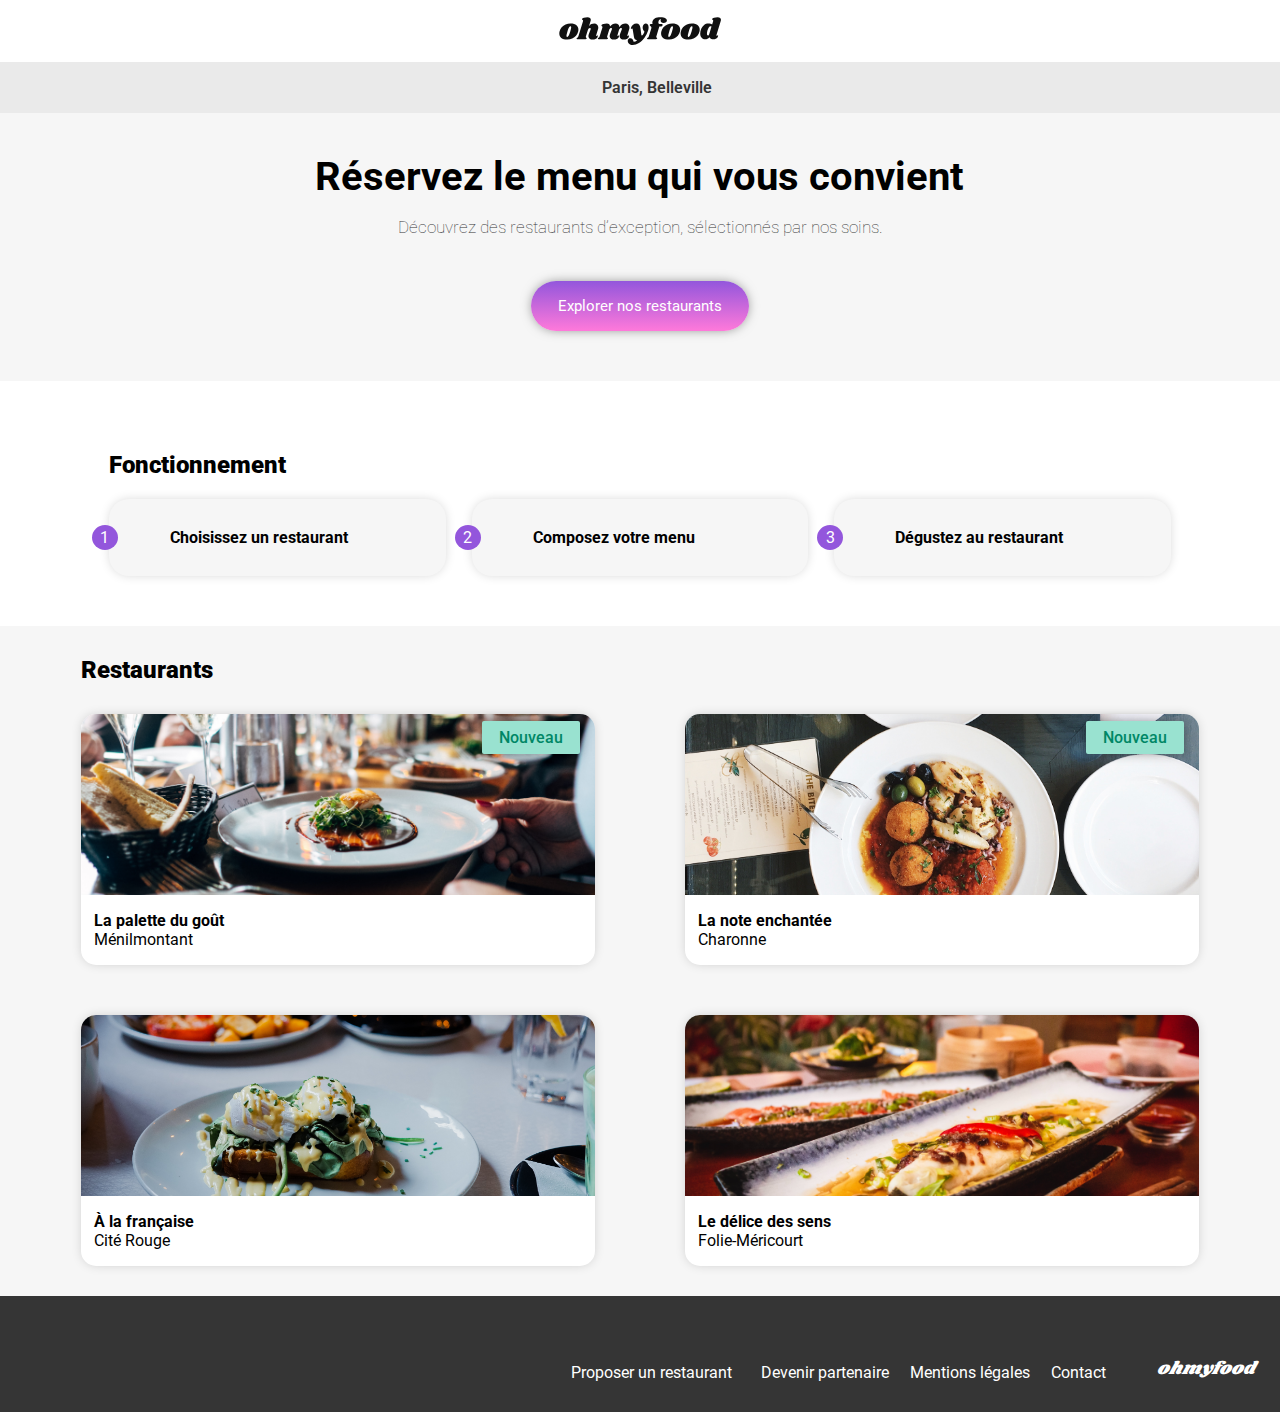
<file: index.html>
<!DOCTYPE html>
<html lang="fr">

<head>
    <meta charset="UTF-8">
    <meta name="viewport" content="width=device-width, initial-scale=1.0">
    <link rel="preconnect" href="https://fonts.googleapis.com">
    <link rel="preconnect" href="https://fonts.gstatic.com" crossorigin>
    <link href="https://fonts.googleapis.com/css2?family=Roboto&display=swap" rel="stylesheet">
    <link href="https://fonts.googleapis.com/css2?family=Shrikhand&display=swap" rel="stylesheet">
    <link rel="stylesheet" href="https://cdnjs.cloudflare.com/ajax/libs/font-awesome/6.4.0/css/all.min.css"
        integrity="sha512-iecdLmaskl7CVkqkXNQ/ZH/XLlvWZOJyj7Yy7tcenmpD1ypASozpmT/E0iPtmFIB46ZmdtAc9eNBvH0H/ZpiBw=="
        crossorigin="anonymous" referrerpolicy="no-referrer" />
    <link rel="stylesheet" href="style/sass/main.css">
    <title>Acceuil ohmyfood</title>
</head>

<body>
    <!-- Loader -->
    <div class="loader">
        <div 
            class="loader__container"><span class="loader__circle"></span>
        </div>
    </div>

    <!-- header -->
    <header class="header">
        <img class="header__logo" src="images/logo/ohmyfood@2x.svg" alt="logo OhMyFood">
    </header>
    
    <!-- Contenu pricipal -->
    <main>
        <!-- Parti location -->
        <div class="location">
            <i class="location__item fa-solid fa-location-dot"></i>
            <p class="location__text">Paris, Belleville</p>
        </div>
        <section class="reservation">
            <h1 class="reservation__title">Réservez le menu qui vous convient</h1>
            <p class="reservation__text">Découvrez des restaurants d’exception, sélectionnés par nos soins.</p>
                <form class="reservation__btn">
                    <input type="button" class="btn" value="Explorer nos restaurants" onclick="window.location.href='#restaurants'" />
                </form>
        </section>
        <!-- Section Fonctionnement -->
        <section class="steps">
            <div class="steps__content">
                <h2 class="steps__title">Fonctionnement</h2>
                <ol class="steps__cards">
                    <li class="steps__items">
                        <div class="steps__card">
                            <div class="steps__circle">1</div>
                            <i class="steps__icon fa-solid fa-mobile-screen-button"></i>
                            <h3 class="steps__text">Choisissez un restaurant</h3>
                        </div>
                    </li>
                    <li class="steps__items">
                        <div class="steps__card">
                            <div class="steps__circle">2</div>
                            <i class="steps__icon fa-solid fa-list-ul"></i>
                            <h3 class="steps__text">Composez votre menu</h3>
                        </div>
                    </li>
                    <li class="steps__items">
                        <div class="steps__card">
                            <div class="steps__circle">3</div>
                            <i class="steps__icon fa-solid fa-store"></i>
                            <h3 class="steps__text">Dégustez au restaurant</h3>
                        </div>
                    </li>
                </ol>
            </div>
        </section>

        <!-- Section Restaurants  -->
        <section id="restaurants" class="resto">
            <div class="resto__main">
                <h2>Restaurants</h2>
                <div class="resto__cards">

                    <article class="card">
                        <a href="la-palette-du-goût.html" class="card__link">
                            <span class="new">Nouveau</span>
                            <img class="card__photo" src="images/restaurants/jay-wennington-N_Y88TWmGwA-unsplash.jpg"
                                alt="photo du menu La palette du goût">
                            <div class="card__content">
                                <div class="card__text">

                                    <h3>La palette du goût</h3>
                                    <p>Ménilmontant</p>

                                </div>

                            </div>
                        </a>
                        <div class="item-like-home">
                            <i class="heart-empty fa-regular fa-heart"></i>
                            <i class="heart-full fa-solid fa-heart"></i>
                        </div>
                    </article>

                    <article class="card">
                        <a href="la-note-enchantée.html" class="card__link">
                            <span class="new">Nouveau</span>
                            <img class="card__photo" src="images/restaurants/stil-u2Lp8tXIcjw-unsplash.jpg"
                                alt="photo du menu La note enchantée">
                            <div class="card__content">
                                <div class="card__text">
                                    <h3>La note enchantée</h3>
                                    <p>Charonne</p>

                                </div>

                            </div>
                        </a>
                        <div class="item-like-home">
                            <i class="heart-empty fa-regular fa-heart"></i>
                            <i class="heart-full fa-solid fa-heart"></i>
                        </div>
                    </article>

                    <article class="card">
                        <a href="a-la-française.html" class="card__link">
                            <img class="card__photo" src="images/restaurants/toa-heftiba-DQKerTsQwi0-unsplash.jpg"
                                alt="photo du menu La palette du goût">
                            <div class="card__content">
                                <div class="card__text">

                                    <h3>À la française</h3>
                                    <p>Cité Rouge</p>

                                </div>

                            </div>
                        </a>
                        <div class="item-like-home">
                            <i class="heart-empty fa-regular fa-heart"></i>
                            <i class="heart-full fa-solid fa-heart"></i>
                        </div>
                    </article>

                    <article class="card">
                        <a href="le-délice-des-sens.html" class="card__link">
                            <img class="card__photo"
                                src="images/restaurants/louis-hansel-shotsoflouis-qNBGVyOCY8Q-unsplash.jpg"
                                alt="photo du menu Le délice des sens">
                            <div class="card__content">
                                <div class="card__text">
                                    <h3>Le délice des sens</h3>
                                    <p>Folie-Méricourt</p>

                                </div>

                            </div>
                        </a>
                        <div class="item-like-home">
                            <i class="heart-empty fa-regular fa-heart"></i>
                            <i class="heart-full fa-solid fa-heart"></i>
                        </div>
                    </article>
                </div>
            </div>


        </section>
    </main>

    <!-- Partie footer -->
    <footer class="footer">
        <div class="footer__content">
            <h2>ohmyfood</h2>
            <ul>
                <li class="footer__nav">
                    <i class="fa-solid fa-utensils"></i>
                    <a class="nav__link" href="#">Proposer un restaurant</a>
                </li>
                <li class="footer__nav">
                    <i class="fa-solid fa-handshake-angle"></i>
                    <a class="nav__link" href="#">Devenir partenaire</a>
                </li>
                <li class="footer__nav">
                    <a class="nav__link" href="#">Mentions légales</a>
                </li>
                <li class="footer__nav">
                    <a class="nav__link" href="#">Contact</a>
                </li>
            </ul>
        </div>
    </footer>
</body>

</html>
</file>
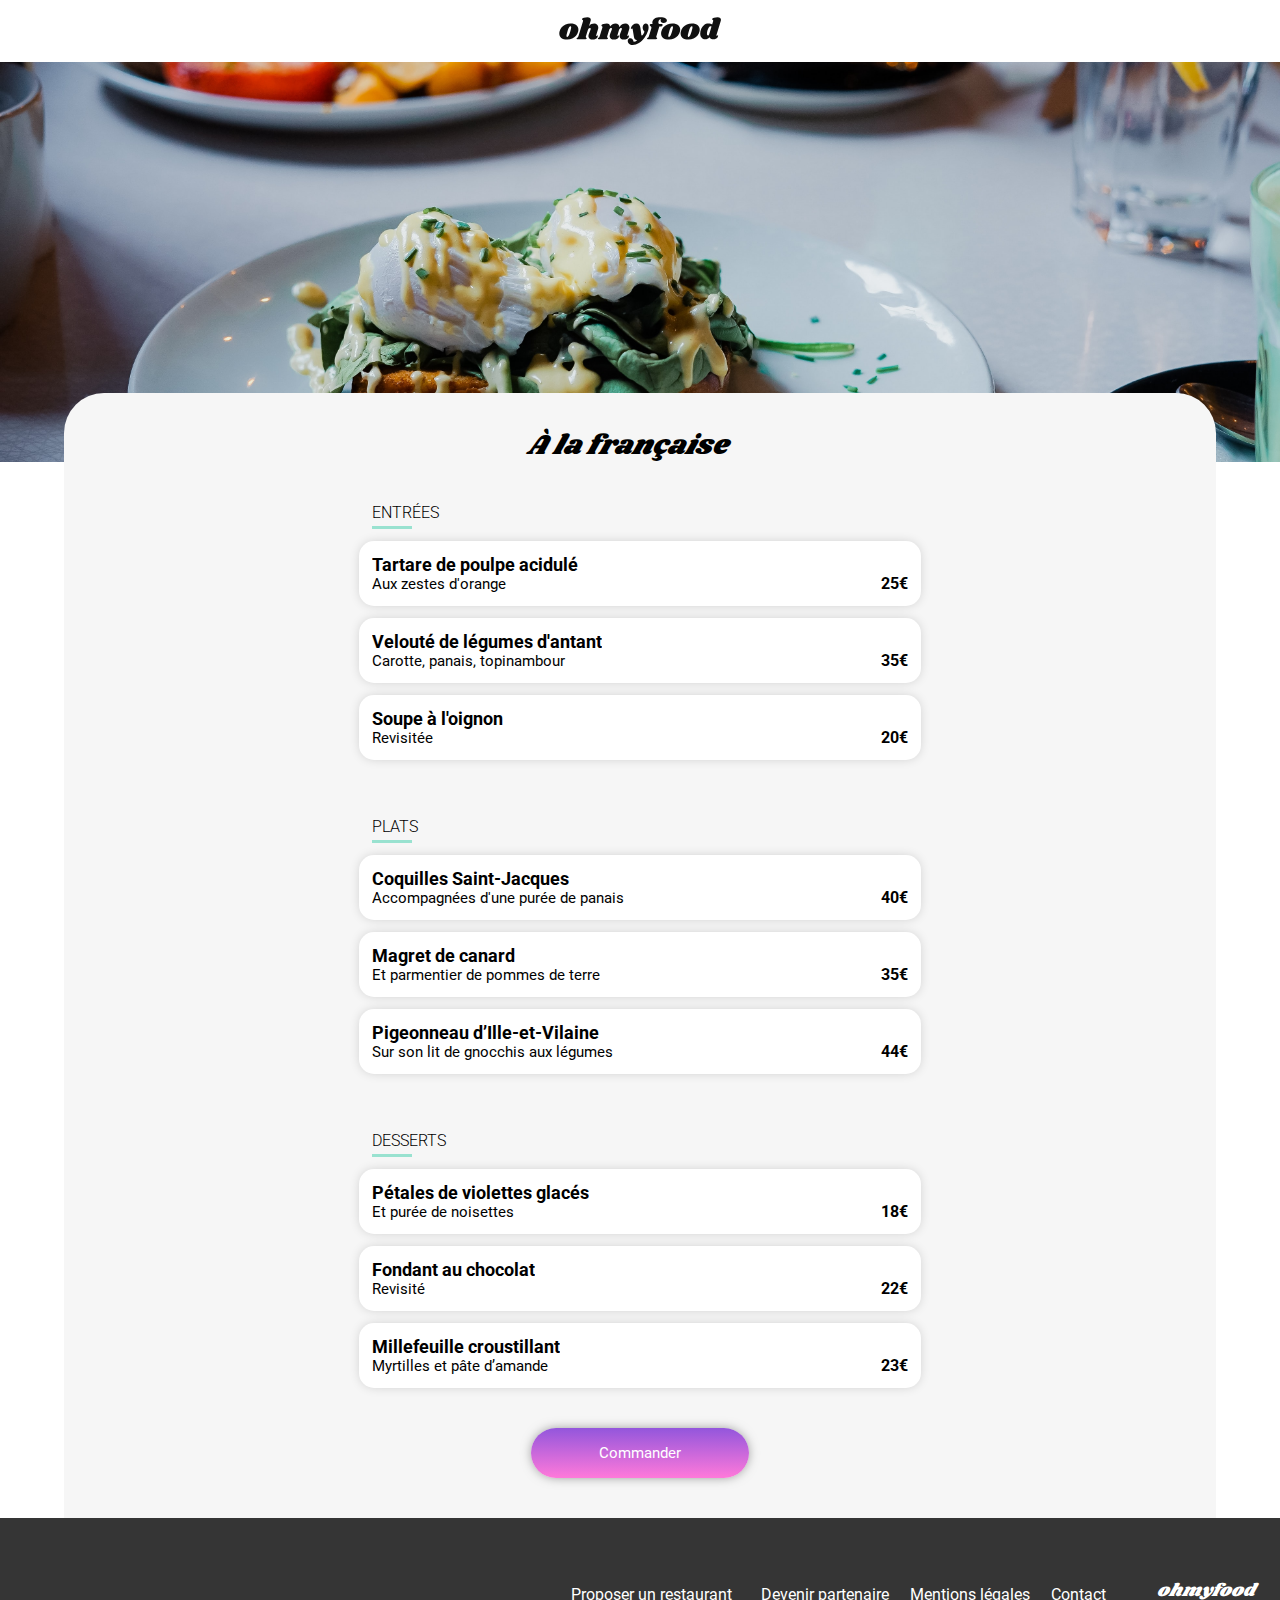
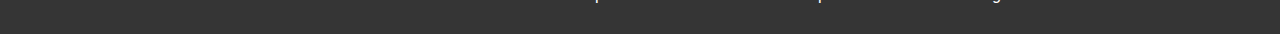
<file: a-la-française.html>
<!DOCTYPE html>
<html lang="fr">

<head>
    <meta charset="UTF-8">
    <meta name="viewport" content="width=device-width, initial-scale=1.0">
    <link rel="preconnect" href="https://fonts.googleapis.com">
    <link rel="preconnect" href="https://fonts.gstatic.com" crossorigin>
    <link href="https://fonts.googleapis.com/css2?family=Roboto&display=swap" rel="stylesheet">
    <link href="https://fonts.googleapis.com/css2?family=Shrikhand&display=swap" rel="stylesheet">
    <link rel="stylesheet" href="https://cdnjs.cloudflare.com/ajax/libs/font-awesome/6.4.0/css/all.min.css"
        integrity="sha512-iecdLmaskl7CVkqkXNQ/ZH/XLlvWZOJyj7Yy7tcenmpD1ypASozpmT/E0iPtmFIB46ZmdtAc9eNBvH0H/ZpiBw=="
        crossorigin="anonymous" referrerpolicy="no-referrer" />
    <link rel="stylesheet" href="style/sass/main.css">
    <title>menu À la française</title>
</head>

<body>
    <!-- Loader -->
    <div class="loader">
        <div 
            class="loader__container"><span class="loader__circle"></span>
        </div>
    </div>

    <!-- header -->
    <header class="header">
        <a href="index.html" class="header__back">
            <i class="back fa-solid fa-arrow-left"></i>
        </a>
        <img class="header__logo" src="images/logo/ohmyfood@2x.svg" alt="logo OhMyFood">
    </header>

    <!-- Banner -->
    <div>
        <img class="banner" src="images/restaurants/toa-heftiba-DQKerTsQwi0-unsplash.jpg"
            alt="menu la palette du goût">
    </div>

    <!-- Contenu pricipal carte menu -->
    <main class="main">

        <section class="menu">
            <div class="menu__top">
                <h1 class="menu-title">À la française</h1>
                <div class="item-like">
                    <i class="heart-empty fa-regular fa-heart"></i>
                    <i class="heart-full fa-solid fa-heart"></i>
                </div>
            </div>
            <div class="menu__content">
                <div class="subtitle">
                    <h2>Entrées</h2>
                </div>
                <div class="menu-cards">
                    <article class="meal">
                        <div class="meal__content">
                            <h3>Tartare de poulpe acidulé</h3>
                            <p>Aux zestes d'orange</p>
                        </div>
                        <div class="euro">
                            <p><span>25€</span></p>
                        </div>
                        <div class="meal__check"><i class="item-check fa-solid fa-circle-check"></i></div>
                    </article>

                    <article class="meal">
                        <div class="meal__content">
                            <h3>Velouté de légumes d'antant</h3>
                            <p>Carotte, panais, topinambour</p>
                        </div>
                        <div class="euro">
                            <p><span>35€</span></p>
                        </div>
                        <div class="meal__check"><i class="item-check fa-solid fa-circle-check"></i></div>
                    </article>

                    <article class="meal">
                        <div class="meal__content">
                            <h3>Soupe à l'oignon</h3>
                            <p>Revisitée</p>
                        </div>
                        <div class="euro">
                            <p><span>20€</span></p>
                        </div>
                        <div class="meal__check"><i class="item-check fa-solid fa-circle-check"></i></div>
                    </article>
                </div>
            </div>
            <div class="menu__content">
                <div class="subtitle">
                    <h2>Plats</h2>
                </div>
                <div class="menu-cards">
                    <article class="meal">
                        <div class="meal__content">
                            <h3>Coquilles Saint-Jacques</h3>
                            <p>Accompagnées d'une purée de panais</p>
                        </div>
                        <div class="euro">
                            <p><span>40€</span></p>
                        </div>
                        <div class="meal__check"><i class="item-check fa-solid fa-circle-check"></i></div>
                    </article>

                    <article class="meal">
                        <div class="meal__content">
                            <h3>Magret de canard</h3>
                            <p>Et parmentier de pommes de terre</p>
                        </div>
                        <div class="euro">
                            <p><span>35€</span></p>
                        </div>
                        <div class="meal__check"><i class="item-check fa-solid fa-circle-check"></i></div>
                    </article>

                    <article class="meal">
                        <div class="meal__content">
                            <h3>Pigeonneau d’Ille-et-Vilaine</h3>
                            <p>Sur son lit de gnocchis aux légumes</p>
                        </div>
                        <div class="euro">
                            <p><span>44€</span></p>
                        </div>
                        <div class="meal__check"><i class="item-check fa-solid fa-circle-check"></i></div>
                    </article>
                </div>
            </div>
            <div class="menu__content">
                <div class="subtitle">
                    <h2>Desserts</h2>
                </div>
                <div class="menu-cards">
                    <article class="meal">
                        <div class="meal__content">
                            <h3>Pétales de violettes glacés</h3>
                            <p>Et purée de noisettes</p>
                        </div>
                        <div class="euro">
                            <p><span>18€</span></p>
                        </div>
                        <div class="meal__check"><i class="item-check fa-solid fa-circle-check"></i></div>
                    </article>

                    <article class="meal">
                        <div class="meal__content">
                            <h3>Fondant au chocolat</h3>
                            <p>Revisité</p>
                        </div>
                        <div class="euro">
                            <p><span>22€</span></p>
                        </div>
                        <div class="meal__check"><i class="item-check fa-solid fa-circle-check"></i></div>
                    </article>

                    <article class="meal">
                        <div class="meal__content">
                            <h3>Millefeuille croustillant</h3>
                            <p>Myrtilles et pâte d’amande</p>
                        </div>
                        <div class="euro">
                            <p><span>23€</span></p>
                        </div>
                        <div class="meal__check"><i class="item-check fa-solid fa-circle-check"></i></div>
                    </article>
                </div>
            </div>
            <!-- Partie bouton commande -->
            <div class="command">
                <form class="command__btn">
                    <input type="button" class="btn" value="Commander"/>
                </form>
            </div>
        </section>
    </main>

    <!-- Partie footer -->
    <footer class="footer">
        <div class="footer__content">
            <h2>ohmyfood</h2>
            <ul>
                <li class="footer__nav">
                    <i class="fa-solid fa-utensils"></i>
                    <a class="nav__link" href="#">Proposer un restaurant</a>
                </li>
                <li class="footer__nav">
                    <i class="fa-solid fa-handshake-angle"></i>
                    <a class="nav__link" href="#">Devenir partenaire</a>
                </li>
                <li class="footer__nav">
                    <a class="nav__link" href="#">Mentions légales</a>
                </li>
                <li class="footer__nav">
                    <a class="nav__link" href="#">Contact</a>
                </li>
            </ul>
        </div>
    </footer>

</body>

</html>
</file>
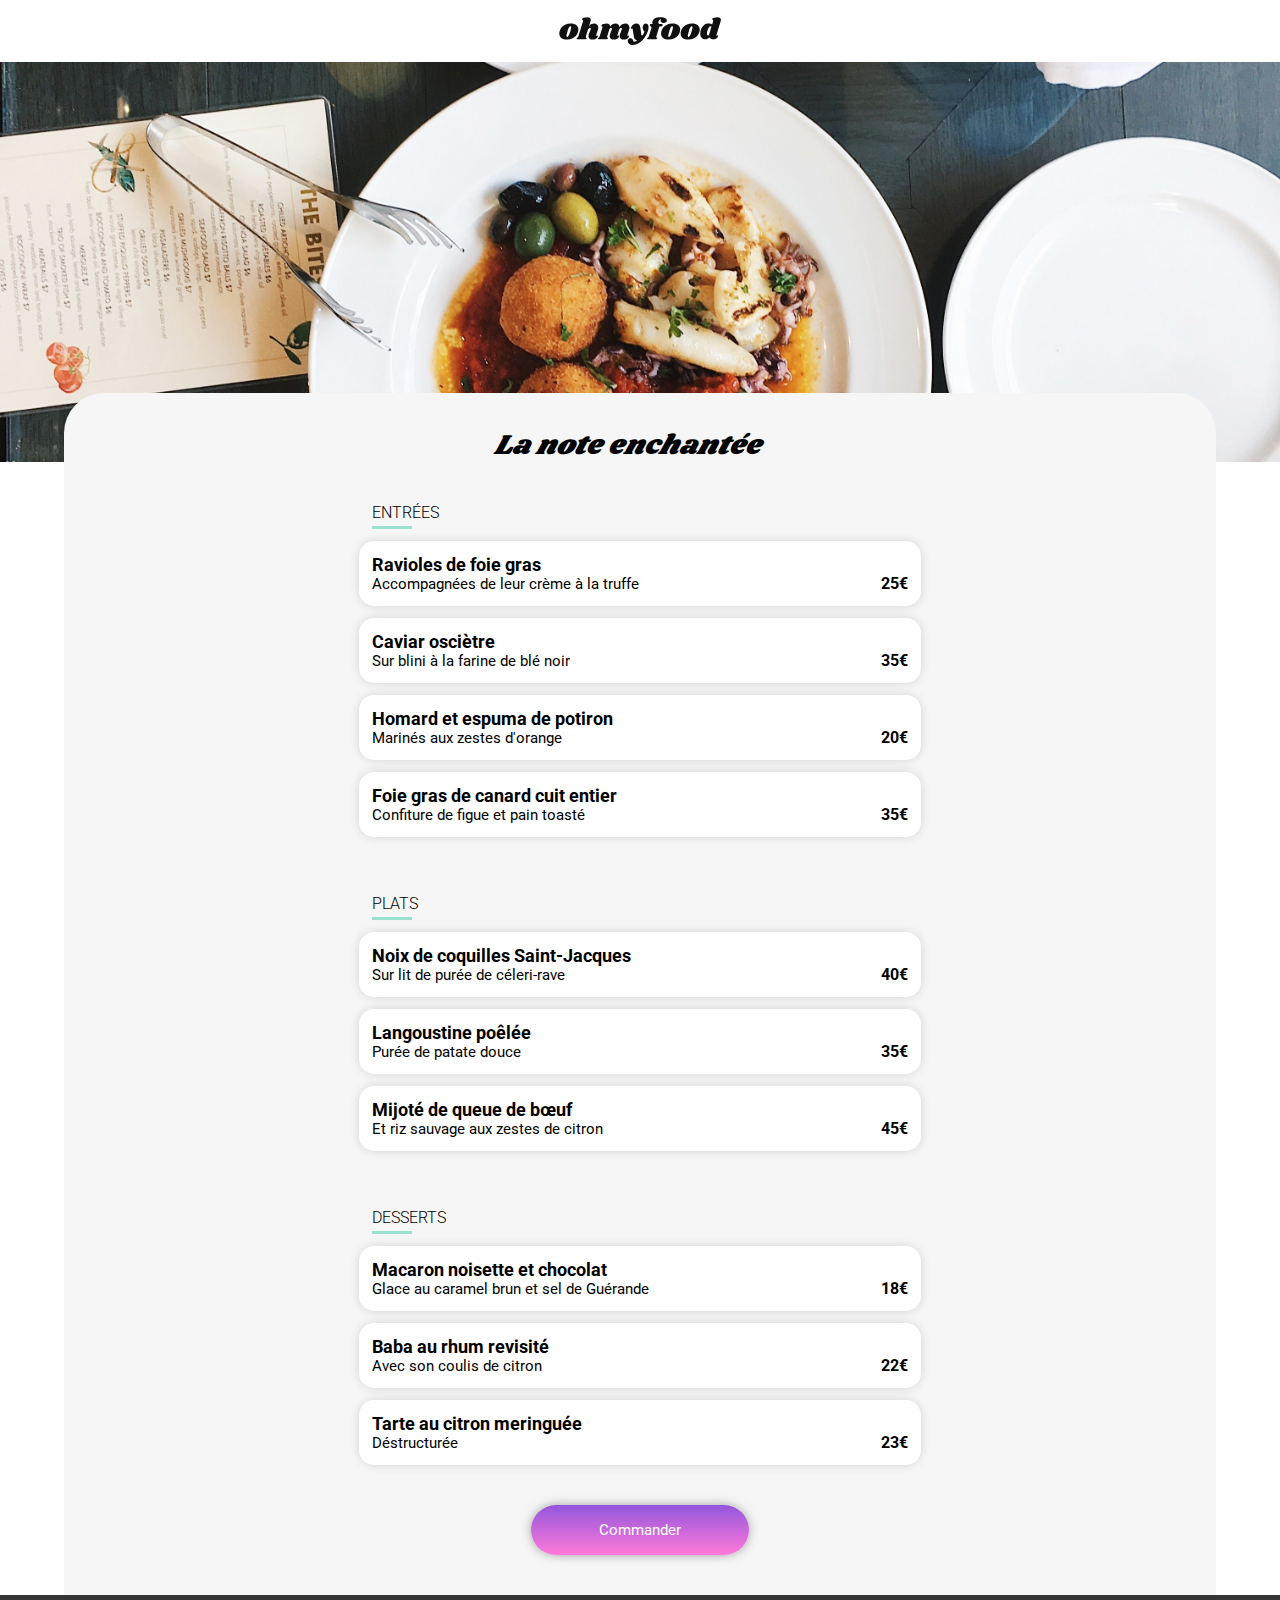
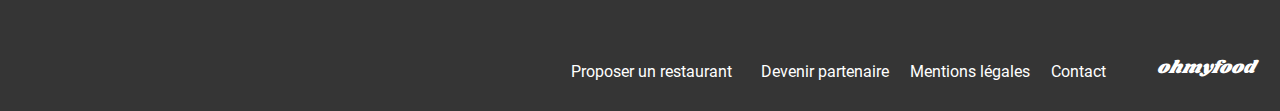
<file: la-note-enchantée.html>
<!DOCTYPE html>
<html lang="fr">

<head>
    <meta charset="UTF-8">
    <meta name="viewport" content="width=device-width, initial-scale=1.0">
    <link rel="preconnect" href="https://fonts.googleapis.com">
    <link rel="preconnect" href="https://fonts.gstatic.com" crossorigin>
    <link href="https://fonts.googleapis.com/css2?family=Roboto&display=swap" rel="stylesheet">
    <link href="https://fonts.googleapis.com/css2?family=Shrikhand&display=swap" rel="stylesheet">
    <link rel="stylesheet" href="https://cdnjs.cloudflare.com/ajax/libs/font-awesome/6.4.0/css/all.min.css"
        integrity="sha512-iecdLmaskl7CVkqkXNQ/ZH/XLlvWZOJyj7Yy7tcenmpD1ypASozpmT/E0iPtmFIB46ZmdtAc9eNBvH0H/ZpiBw=="
        crossorigin="anonymous" referrerpolicy="no-referrer" />
    <link rel="stylesheet" href="style/sass/main.css">
    <title>menu La note enchantée</title>
</head>

<body>
    <!-- Loader -->
    <div class="loader">
        <div 
            class="loader__container"><span class="loader__circle"></span>
        </div>
    </div>

    <!-- header -->
    <header class="header">
        <a href="index.html" class="header__back">
            <i class="back fa-solid fa-arrow-left"></i>
        </a>
        <img class="header__logo" src="images/logo/ohmyfood@2x.svg" alt="logo OhMyFood">
    </header>

    <!-- Banner -->
    <div>
        <img class="banner" src="images/restaurants/stil-u2Lp8tXIcjw-unsplash.jpg"
            alt="menu la palette du goût">
    </div>

    <!-- Contenu pricipal carte menu -->
    <main class="main">
        <section class="menu">
            <div class="menu__top">
                <h1 class="menu-title">La note enchantée</h1>
                <div class="item-like">
                    <i class="heart-empty fa-regular fa-heart"></i>
                    <i class="heart-full fa-solid fa-heart"></i>
                </div>
            </div>
            <div class="menu__content">
                <div class="subtitle">
                    <h2>Entrées</h2>
                </div>
                <div class="menu-cards">
                    <article class="meal">
                        <div class="meal__content">
                            <h3>Ravioles de foie gras</h3>
                            <p>Accompagnées de leur crème à la truffe</p>
                        </div>
                        <div class="euro">
                            <p><span>25€</span></p>
                        </div>
                        <div class="meal__check"><i class="item-check fa-solid fa-circle-check"></i></div>
                    </article>

                    <article class="meal">
                        <div class="meal__content">
                            <h3>Caviar osciètre</h3>
                            <p>Sur blini à la farine de blé noir</p>
                        </div>
                        <div class="euro">
                            <p><span>35€</span></p>
                        </div>
                        <div class="meal__check"><i class="item-check fa-solid fa-circle-check"></i></div>
                    </article>

                    <article class="meal">
                        <div class="meal__content">
                            <h3>Homard et espuma de potiron</h3>
                            <p>Marinés aux zestes d'orange</p>
                        </div>
                        <div class="euro">
                            <p><span>20€</span></p>
                        </div>
                        <div class="meal__check"><i class="item-check fa-solid fa-circle-check"></i></div>
                    </article>

                    <article class="meal">
                        <div class="meal__content">
                            <h3>Foie gras de canard cuit entier</h3>
                            <p>Confiture de figue et pain toasté</p>
                        </div>
                        <div class="euro">
                            <p><span>35€</span></p>
                        </div>
                        <div class="meal__check"><i class="item-check fa-solid fa-circle-check"></i></div>
                    </article>
                </div>
            </div>
            <div class="menu__content">
                <div class="subtitle">
                    <h2>Plats</h2>
                </div>
                <div class="menu-cards">
                    <article class="meal">
                        <div class="meal__content">
                            <h3>Noix de coquilles Saint-Jacques</h3>
                            <p>Sur lit de purée de céleri-rave</p>
                        </div>
                        <div class="euro">
                            <p><span>40€</span></p>
                        </div>
                        <div class="meal__check"><i class="item-check fa-solid fa-circle-check"></i></div>
                    </article>

                    <article class="meal">
                        <div class="meal__content">
                            <h3>Langoustine poêlée</h3>
                            <p>Purée de patate douce</p>
                        </div>
                        <div class="euro">
                            <p><span>35€</span></p>
                        </div>
                        <div class="meal__check"><i class="item-check fa-solid fa-circle-check"></i></div>
                    </article>

                    <article class="meal">
                        <div class="meal__content">
                            <h3>Mijoté de queue de bœuf </h3>
                            <p>Et riz sauvage aux zestes de citron</p>
                        </div>
                        <div class="euro">
                            <p><span>45€</span></p>
                        </div>
                        <div class="meal__check"><i class="item-check fa-solid fa-circle-check"></i></div>
                    </article>
                </div>
            </div>
            <div class="menu__content">
                <div class="subtitle">
                    <h2>Desserts</h2>
                </div>
                <div class="menu-cards">
                    <article class="meal">
                        <div class="meal__content">
                            <h3>Macaron noisette et chocolat</h3>
                            <p>Glace au caramel brun et sel de Guérande</p>
                        </div>
                        <div class="euro">
                            <p><span>18€</span></p>
                        </div>
                        <div class="meal__check"><i class="item-check fa-solid fa-circle-check"></i></div>
                    </article>

                    <article class="meal">
                        <div class="meal__content">
                            <h3>Baba au rhum revisité</h3>
                            <p>Avec son coulis de citron</p>
                        </div>
                        <div class="euro">
                            <p><span>22€</span></p>
                        </div>
                        <div class="meal__check"><i class="item-check fa-solid fa-circle-check"></i></div>
                    </article>

                    <article class="meal">
                        <div class="meal__content">
                            <h3>Tarte au citron meringuée</h3>
                            <p>Déstructurée</p>
                        </div>
                        <div class="euro">
                            <p><span>23€</span></p>
                        </div>
                        <div class="meal__check"><i class="item-check fa-solid fa-circle-check"></i></div>
                    </article>
                </div>
            </div>
            <!-- Partie bouton commande -->
            <div class="command">
                <form class="command__btn">
                    <input type="button" class="btn" value="Commander"/>
                </form>
            </div>
        </section>
    </main>

    <!-- Partie footer -->
    <footer class="footer">
        <div class="footer__content">
            <h2>ohmyfood</h2>
            <ul>
                <li class="footer__nav">
                    <i class="fa-solid fa-utensils"></i>
                    <a class="nav__link" href="#">Proposer un restaurant</a>
                </li>
                <li class="footer__nav">
                    <i class="fa-solid fa-handshake-angle"></i>
                    <a class="nav__link" href="#">Devenir partenaire</a>
                </li>
                <li class="footer__nav">
                    <a class="nav__link" href="#">Mentions légales</a>
                </li>
                <li class="footer__nav">
                    <a class="nav__link" href="#">Contact</a>
                </li>
            </ul>
        </div>
    </footer>

</body>

</html>
</file>
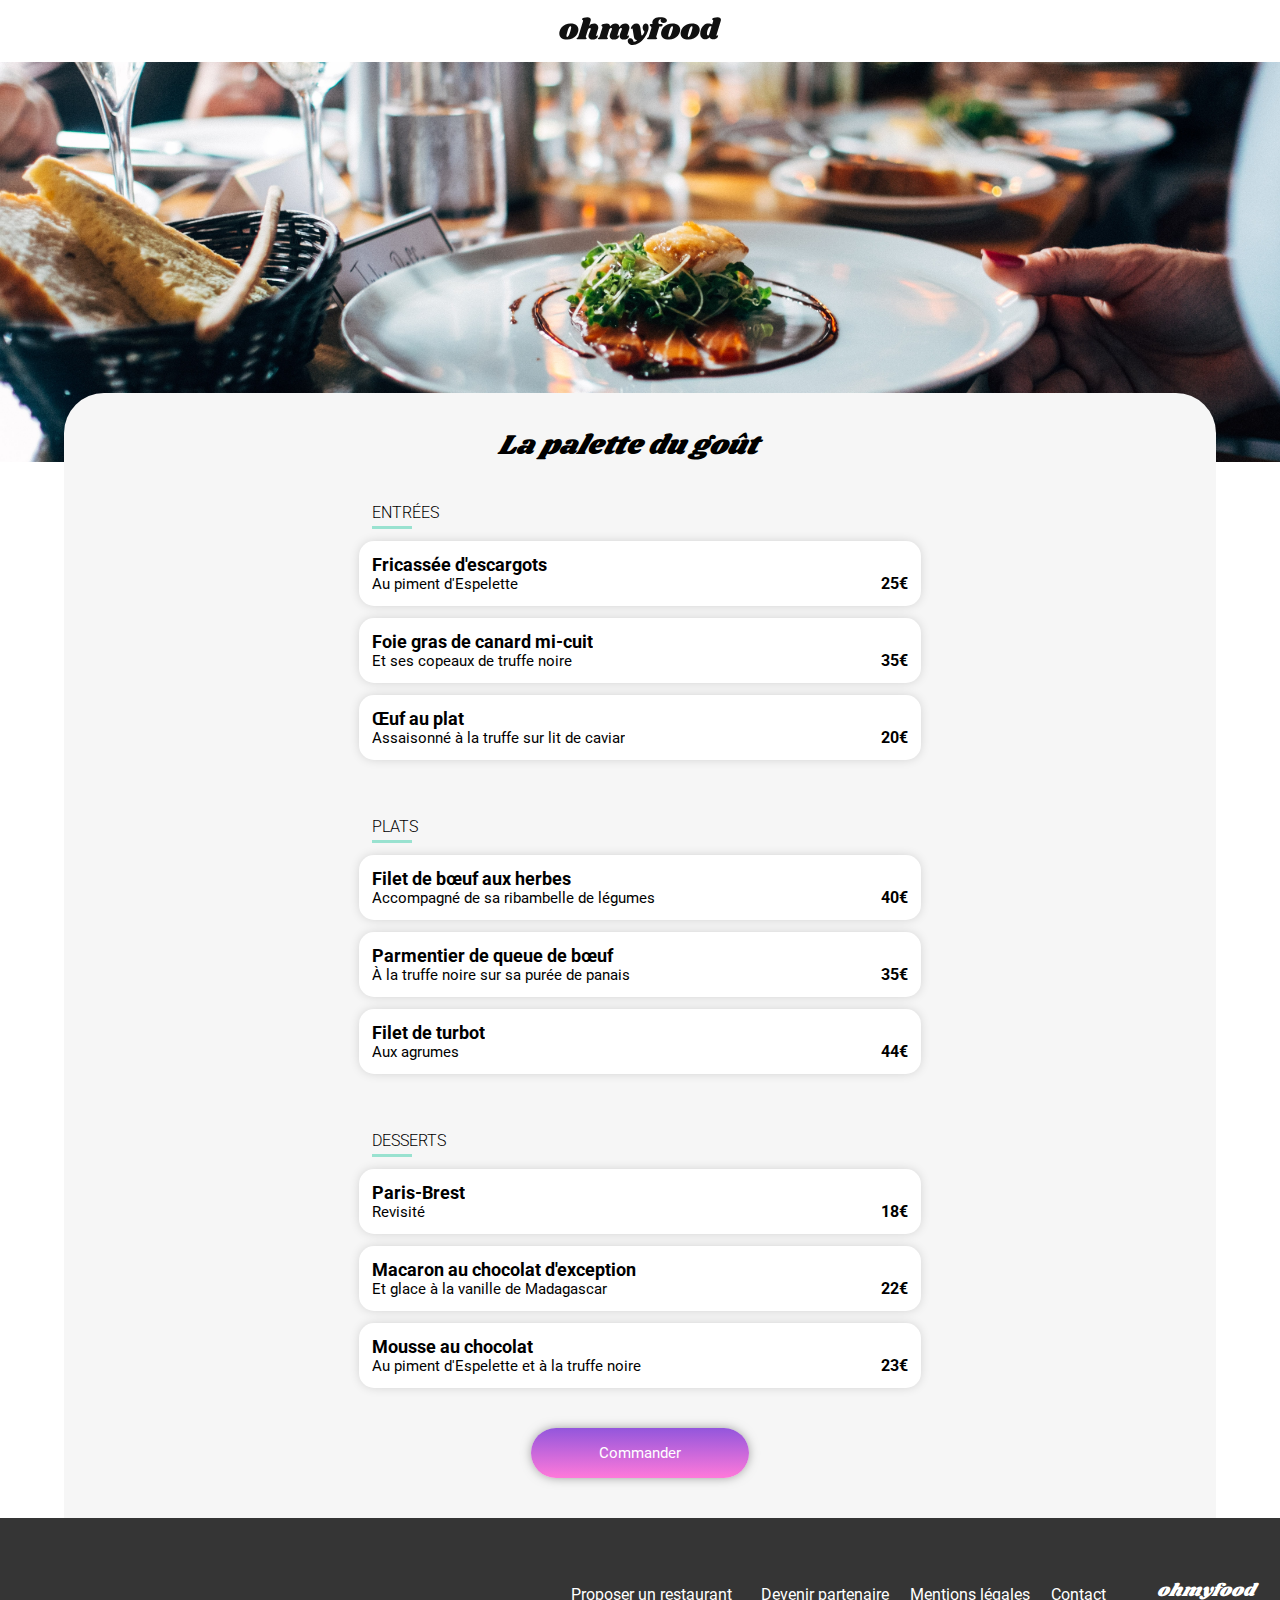
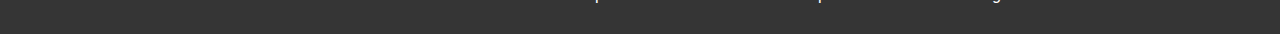
<file: la-palette-du-goût.html>
<!DOCTYPE html>
<html lang="fr">

<head>
    <meta charset="UTF-8">
    <meta name="viewport" content="width=device-width, initial-scale=1.0">
    <link rel="preconnect" href="https://fonts.googleapis.com">
    <link rel="preconnect" href="https://fonts.gstatic.com" crossorigin>
    <link href="https://fonts.googleapis.com/css2?family=Roboto&display=swap" rel="stylesheet">
    <link href="https://fonts.googleapis.com/css2?family=Shrikhand&display=swap" rel="stylesheet">
    <link rel="stylesheet" href="https://cdnjs.cloudflare.com/ajax/libs/font-awesome/6.4.0/css/all.min.css"
        integrity="sha512-iecdLmaskl7CVkqkXNQ/ZH/XLlvWZOJyj7Yy7tcenmpD1ypASozpmT/E0iPtmFIB46ZmdtAc9eNBvH0H/ZpiBw=="
        crossorigin="anonymous" referrerpolicy="no-referrer" />
    <link rel="stylesheet" href="style/sass/main.css">
    <title>menu La palette du goût</title>
</head>

<body>
    <!-- Loader -->
    <div class="loader">
        <div 
            class="loader__container"><span class="loader__circle"></span>
        </div>
    </div>
    <!-- header -->
    <header class="header">
        <a href="index.html" class="header__back">
            <i class="back fa-solid fa-arrow-left"></i>
        </a>
        <img class="header__logo" src="images/logo/ohmyfood@2x.svg" alt="logo OhMyFood">
    </header>

    <!-- Banner -->
    <div>
        <img class="banner" src="images/restaurants/jay-wennington-N_Y88TWmGwA-unsplash.jpg"
            alt="menu la palette du goût">
    </div>

    <!-- Contenu pricipal carte menu -->
    <main class="main">
        <section class="menu">
            <div class="menu__top">
                <h1 class="menu-title">La palette du goût</h1>
                <div class="item-like">
                    <i class="heart-empty fa-regular fa-heart"></i>
                    <i class="heart-full fa-solid fa-heart"></i>
                </div>
            </div>
            <div class="menu__content">
                <div class="subtitle">
                    <h2>Entrées</h2>
                </div>
                <div class="menu-cards">
                    <article class="meal">
                        <div class="meal__content">
                            <h3>Fricassée d'escargots</h3>
                            <p>Au piment d'Espelette</p>
                        </div>
                        <div class="euro">
                            <p><span>25€</span></p>
                        </div>
                        <div class="meal__check"><i class="item-check fa-solid fa-circle-check"></i></div>
                    </article>

                    <article class="meal">
                        <div class="meal__content">
                            <h3>Foie gras de canard mi-cuit</h3>
                            <p>Et ses copeaux de truffe noire</p>
                        </div>
                        <div class="euro">
                            <p><span>35€</span></p>
                        </div>
                        <div class="meal__check"><i class="item-check fa-solid fa-circle-check"></i></div>
                    </article>

                    <article class="meal">
                        <div class="meal__content">
                            <h3>Œuf au plat</h3>
                            <p>Assaisonné à la truffe sur lit de caviar</p>
                        </div>
                        <div class="euro">
                            <p><span>20€</span></p>
                        </div>
                        <div class="meal__check"><i class="item-check fa-solid fa-circle-check"></i></div>
                    </article>
                </div>
            </div>
            <div class="menu__content">
                <div class="subtitle">
                    <h2>Plats</h2>
                </div>
                <div class="menu-cards">
                    <article class="meal">
                        <div class="meal__content">
                            <h3>Filet de bœuf aux herbes</h3>
                            <p>Accompagné de sa ribambelle de légumes</p>
                        </div>
                        <div class="euro">
                            <p><span>40€</span></p>
                        </div>
                        <div class="meal__check"><i class="item-check fa-solid fa-circle-check"></i></div>
                    </article>

                    <article class="meal">
                        <div class="meal__content">
                            <h3>Parmentier de queue de bœuf</h3>
                            <p>À la truffe noire sur sa purée de panais</p>
                        </div>
                        <div class="euro">
                            <p><span>35€</span></p>
                        </div>
                        <div class="meal__check"><i class="item-check fa-solid fa-circle-check"></i></div>
                    </article>

                    <article class="meal">
                        <div class="meal__content">
                            <h3>Filet de turbot</h3>
                            <p>Aux agrumes</p>
                        </div>
                        <div class="euro">
                            <p><span>44€</span></p>
                        </div>
                        <div class="meal__check"><i class="item-check fa-solid fa-circle-check"></i></div>
                    </article>
                </div>
            </div>
            <div class="menu__content">
                <div class="subtitle">
                    <h2>Desserts</h2>
                </div>
                <div class="menu-cards">
                    <article class="meal">
                        <div class="meal__content">
                            <h3>Paris-Brest</h3>
                            <p>Revisité</p>
                        </div>
                        <div class="euro">
                            <p><span>18€</span></p>
                        </div>
                        <div class="meal__check"><i class="item-check fa-solid fa-circle-check"></i></div>
                    </article>

                    <article class="meal">
                        <div class="meal__content">
                            <h3>Macaron au chocolat d'exception</h3>
                            <p>Et glace à la vanille de Madagascar</p>
                        </div>
                        <div class="euro">
                            <p><span>22€</span></p>
                        </div>
                        <div class="meal__check"><i class="item-check fa-solid fa-circle-check"></i></div>
                    </article>

                    <article class="meal">
                        <div class="meal__content">
                            <h3>Mousse au chocolat </h3>
                            <p>Au piment d'Espelette et à la truffe noire</p>
                        </div>
                        <div class="euro">
                            <p><span>23€</span></p>
                        </div>
                        <div class="meal__check"><i class="item-check fa-solid fa-circle-check"></i></div>
                    </article>
                </div>
            </div>
            <!-- Partie bouton commande -->
            <div class="command">
                <form class="command__btn">
                    <input type="button" class="btn" value="Commander"/>
                </form>
            </div>
        </section>
    </main>

    <!-- Partie footer -->
    <footer class="footer">
        <div class="footer__content">
            <h2>ohmyfood</h2>
            <ul>
                <li class="footer__nav">
                    <i class="fa-solid fa-utensils"></i>
                    <a class="nav__link" href="#">Proposer un restaurant</a>
                </li>
                <li class="footer__nav">
                    <i class="fa-solid fa-handshake-angle"></i>
                    <a class="nav__link" href="#">Devenir partenaire</a>
                </li>
                <li class="footer__nav">
                    <a class="nav__link" href="#">Mentions légales</a>
                </li>
                <li class="footer__nav">
                    <a class="nav__link" href="#">Contact</a>
                </li>
            </ul>
        </div>
    </footer>

</body>

</html>
</file>
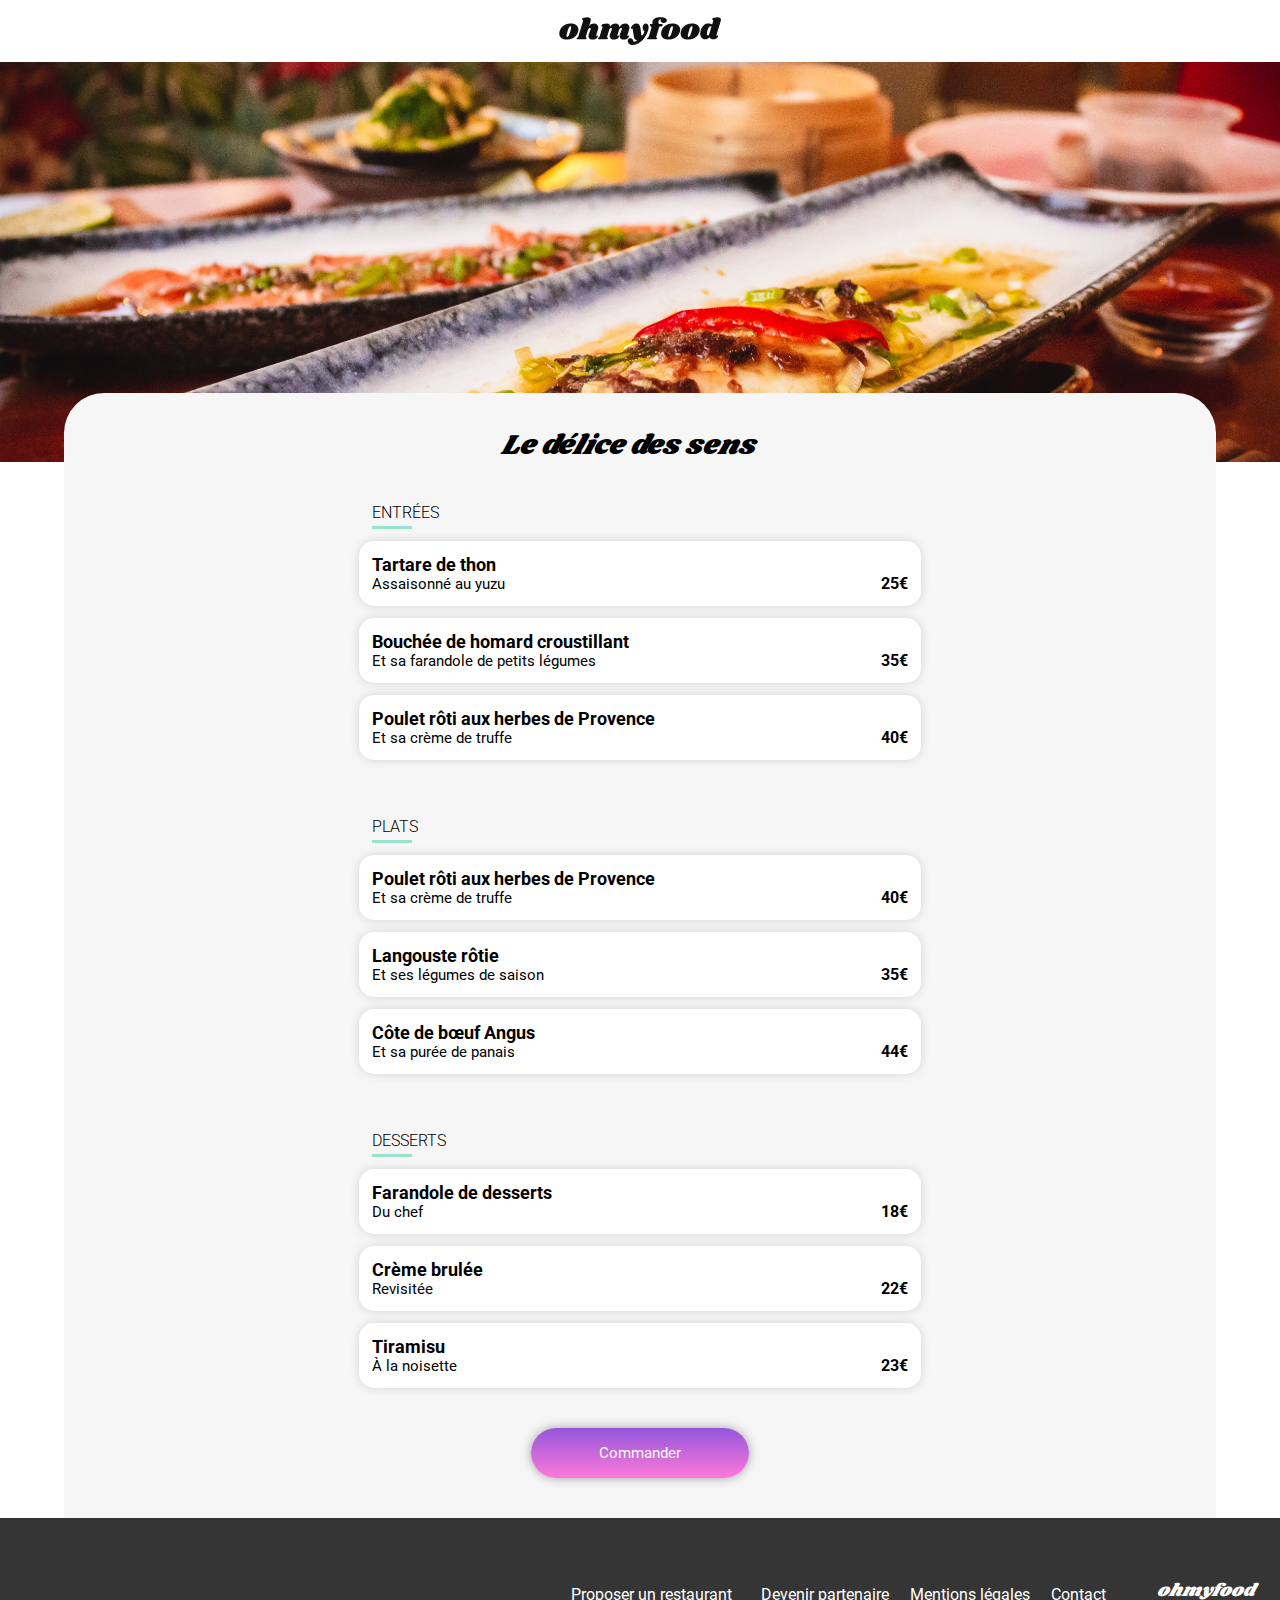
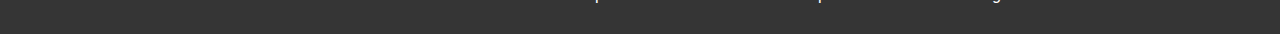
<file: le-délice-des-sens.html>
<!DOCTYPE html>
<html lang="fr">

<head>
    <meta charset="UTF-8">
    <meta name="viewport" content="width=device-width, initial-scale=1.0">
    <link rel="preconnect" href="https://fonts.googleapis.com">
    <link rel="preconnect" href="https://fonts.gstatic.com" crossorigin>
    <link href="https://fonts.googleapis.com/css2?family=Roboto&display=swap" rel="stylesheet">
    <link href="https://fonts.googleapis.com/css2?family=Shrikhand&display=swap" rel="stylesheet">
    <link rel="stylesheet" href="https://cdnjs.cloudflare.com/ajax/libs/font-awesome/6.4.0/css/all.min.css"
        integrity="sha512-iecdLmaskl7CVkqkXNQ/ZH/XLlvWZOJyj7Yy7tcenmpD1ypASozpmT/E0iPtmFIB46ZmdtAc9eNBvH0H/ZpiBw=="
        crossorigin="anonymous" referrerpolicy="no-referrer" />
    <link rel="stylesheet" href="style/sass/main.css">
    <title>menu Le délice des sens</title>
</head>

<body>
    <!-- Loader -->
    <div class="loader">
        <div 
            class="loader__container"><span class="loader__circle"></span>
        </div>
    </div>

    <!-- header -->
    <header class="header">
        <a href="index.html" class="header__back">
            <i class="back fa-solid fa-arrow-left"></i>
        </a>
        <img class="header__logo" src="images/logo/ohmyfood@2x.svg" alt="logo OhMyFood">
    </header>

    <!-- Banner -->
    <div>
        <img class="banner" src="images/restaurants/louis-hansel-shotsoflouis-qNBGVyOCY8Q-unsplash.jpg"
            alt="menu la palette du goût">
    </div>

    <!-- Contenu pricipal carte menu -->
    <main class="main">
        <section class="menu">
            <div class="menu__top">
                <h1 class="menu-title">Le délice des sens</h1>
                <div class="item-like">
                    <i class="heart-empty fa-regular fa-heart"></i>
                    <i class="heart-full fa-solid fa-heart"></i>
                </div>
            </div>
            <div class="menu__content">
                <div class="subtitle">
                    <h2>Entrées</h2>
                </div>
                <div class="menu-cards">
                    <article class="meal">
                        <div class="meal__content">
                            <h3>Tartare de thon</h3>
                            <p>Assaisonné au yuzu</p>
                        </div>
                        <div class="euro">
                            <p><span>25€</span></p>
                        </div>
                        <div class="meal__check"><i class="item-check fa-solid fa-circle-check"></i></div>
                    </article>

                    <article class="meal">
                        <div class="meal__content">
                            <h3>Bouchée de homard croustillant</h3>
                            <p>Et sa farandole de petits légumes</p>
                        </div>
                        <div class="euro">
                            <p><span>35€</span></p>
                        </div>
                        <div class="meal__check"><i class="item-check fa-solid fa-circle-check"></i></div>
                    </article>

                    <article class="meal">
                        <div class="meal__content">
                            <h3>Poulet rôti aux herbes de Provence</h3>
                            <p>Et sa crème de truffe</p>
                        </div>
                        <div class="euro">
                            <p><span>40€</span></p>
                        </div>
                        <div class="meal__check"><i class="item-check fa-solid fa-circle-check"></i></div>
                    </article>
                </div>
            </div>
            <div class="menu__content">
                <div class="subtitle">
                    <h2>Plats</h2>
                </div>
                <div class="menu-cards">
                    <article class="meal">
                        <div class="meal__content">
                            <h3>Poulet rôti aux herbes de Provence</h3>
                            <p>Et sa crème de truffe</p>
                        </div>
                        <div class="euro">
                            <p><span>40€</span></p>
                        </div>
                        <div class="meal__check"><i class="item-check fa-solid fa-circle-check"></i></div>
                    </article>

                    <article class="meal">
                        <div class="meal__content">
                            <h3>Langouste rôtie</h3>
                            <p>Et ses légumes de saison</p>
                        </div>
                        <div class="euro">
                            <p><span>35€</span></p>
                        </div>
                        <div class="meal__check"><i class="item-check fa-solid fa-circle-check"></i></div>
                    </article>

                    <article class="meal">
                        <div class="meal__content">
                            <h3>Côte de bœuf Angus</h3>
                            <p>Et sa purée de panais</p>
                        </div>
                        <div class="euro">
                            <p><span>44€</span></p>
                        </div>
                        <div class="meal__check"><i class="item-check fa-solid fa-circle-check"></i></div>
                    </article>
                </div>
            </div>
            <div class="menu__content">
                <div class="subtitle">
                    <h2>Desserts</h2>
                </div>
                <div class="menu-cards">
                    <article class="meal">
                        <div class="meal__content">
                            <h3>Farandole de desserts</h3>
                            <p>Du chef</p>
                        </div>
                        <div class="euro">
                            <p><span>18€</span></p>
                        </div>
                        <div class="meal__check"><i class="item-check fa-solid fa-circle-check"></i></div>
                    </article>

                    <article class="meal">
                        <div class="meal__content">
                            <h3>Crème brulée</h3>
                            <p>Revisitée</p>
                        </div>
                        <div class="euro">
                            <p><span>22€</span></p>
                        </div>
                        <div class="meal__check"><i class="item-check fa-solid fa-circle-check"></i></div>
                    </article>

                    <article class="meal">
                        <div class="meal__content">
                            <h3>Tiramisu</h3>
                            <p>À la noisette</p>
                        </div>
                        <div class="euro">
                            <p><span>23€</span></p>
                        </div>
                        <div class="meal__check"><i class="item-check fa-solid fa-circle-check"></i></div>
                    </article>
                </div>
            </div>
            <!-- Partie bouton commande -->
            <div class="command">
                <form class="command__btn">
                    <input type="button" class="btn" value="Commander"/>
                </form>
            </div>
        </section>
    </main>

    <!-- Partie footer -->
    <footer class="footer">
        <div class="footer__content">
            <h2>ohmyfood</h2>
            <ul>
                <li class="footer__nav">
                    <i class="fa-solid fa-utensils"></i>
                    <a class="nav__link" href="#">Proposer un restaurant</a>
                </li>
                <li class="footer__nav">
                    <i class="fa-solid fa-handshake-angle"></i>
                    <a class="nav__link" href="#">Devenir partenaire</a>
                </li>
                <li class="footer__nav">
                    <a class="nav__link" href="#">Mentions légales</a>
                </li>
                <li class="footer__nav">
                    <a class="nav__link" href="#">Contact</a>
                </li>
            </ul>
        </div>
    </footer>

</body>

</html>
</file>
<file: style/sass/main.css>
@keyframes slideUp {
  0% {
    transform: translateY(20px);
    opacity: 0;
  }
  100% {
    transform: translateY(0px);
    opacity: 1;
  }
}
@keyframes loader {
  0% {
    opacity: 1;
    position: absolute;
    z-index: 1;
  }
  85% {
    opacity: 0.8;
    position: absolute;
    z-index: 1;
  }
  100% {
    opacity: 0;
    position: absolute;
    z-index: 0;
  }
}
@keyframes spin {
  0% {
    transform: rotate(0deg);
  }
  100% {
    transform: rotate(360deg);
  }
}

@font-face {
  font-family: "Roboto";
  src: url("/style/police/Roboto-Regular.ttf");
}
* {
  font-family: "Roboto";
  font-size: 16px;
}

h1 h2 {
  font-size: 24px;
  font-weight: 700;
}

body {
  background: #FFFFFF;
  margin: 0 auto;
  position: relative;
}

ul {
  list-style-type: none;
  padding: 0;
}

.card,
.steps__items,
.meal {
  box-shadow: 0px 0px 12px -2px rgba(0, 0, 0, 0.2);
}

.subtitle {
  margin: 40px 0px 12px 13px;
}
.subtitle h2 {
  text-transform: uppercase;
  font-weight: 300;
  margin-bottom: 7px;
}

.header {
  width: 100%;
  padding: 9px 0px;
  display: flex;
  align-items: center;
  justify-content: center;
  position: relative;
  top: 0;
  left: 0;
}
.header__logo {
  width: 162px;
  height: 44px;
  position: static;
}
.header__back .back {
  font-size: 18px;
  position: absolute;
  left: 23px;
  bottom: 18px;
  color: #353535;
}

.footer {
  height: auto;
  color: #FFFFFF;
  background: #353535;
  padding: 22px 25px 10px 21px;
}
.footer__content {
  display: flex;
  flex-direction: column;
  align-items: flex-start;
  width: 59%;
}
.footer h2 {
  margin: 0;
  font-family: "Shrikhand";
  font-size: 18px;
  font-weight: 400;
  font-style: italic;
}
.footer ul {
  display: flex;
  flex-direction: column;
  gap: 7px;
}
.footer__nav {
  padding: 0px;
}
.footer__nav .fa-utensils {
  font-size: 13px;
  margin-right: 11px;
}
.footer__nav .fa-handshake-angle {
  font-size: 13px;
  margin-right: 8px;
}
.footer .nav__link {
  color: #FFFFFF;
  text-decoration: none;
}
@media screen and (min-width: 768px) {
  .footer {
    padding: 30px 25px 30px 25px;
  }
  .footer__content {
    flex-direction: row-reverse;
    align-items: flex-end;
    padding-top: 30px;
    width: 100%;
    gap: 30px;
    margin: 0;
  }
  .footer ul {
    flex-direction: row;
    justify-content: flex-end;
    gap: 21px;
    width: 100%;
    margin: 0;
  }
}
@media screen and (min-width: 1024px) {
  .footer {
    padding: 30px 25px 30px 25px;
  }
  .footer__content {
    flex-direction: row-reverse;
    align-items: flex-end;
    padding-top: 30px;
    width: 100%;
    gap: 51px;
    margin: 0;
  }
  .footer ul {
    flex-direction: row;
    justify-content: flex-end;
    gap: 21px;
    width: 100%;
    margin: 0;
  }
}

.steps {
  margin: 40px 20px 70px;
}
.steps h2 {
  font-size: 24px;
  font-weight: 900;
}
.steps__cards {
  display: flex;
  flex-direction: column;
  padding: 0px;
  gap: 24px;
}
.steps__items {
  width: 88%;
  padding: 13px;
  margin: 0 auto;
  border-radius: 20px;
  background-color: #f6f6f6;
  display: flex;
  align-items: center;
  position: relative;
}
.steps__card {
  position: relative;
  display: flex;
  align-items: center;
  flex-direction: row;
}
.steps__circle {
  background: #9356DC;
  color: #FFFFFF;
  border-radius: 50%;
  width: 20px;
  padding: 3px;
  display: flex;
  justify-content: center;
  position: absolute;
  left: -30px;
  bottom: 13px;
}
.steps__icon {
  margin: 0px 27px 0px 21px;
  font-size: 20px;
  color: gray;
}
.steps .fa-store {
  color: #9356DC;
}

@media screen and (min-width: 1024px) {
  .steps {
    display: flex;
    justify-content: center;
    margin: 0;
  }
  .steps__content {
    padding: 50px 86px;
    width: 83%;
  }
  .steps__cards {
    flex-direction: row;
    justify-content: center;
    gap: 26px;
    margin: 0;
  }
  .steps__items {
    width: 100%;
  }
}
@media screen and (min-width: 1440px) {
  .steps__content {
    padding: 50px 180px;
    width: 100%;
  }
  .steps__cards {
    gap: 36px;
  }
}
.resto {
  width: 100%;
  display: flex;
  flex-direction: column;
  background: #F6F6F6;
}
.resto h2 {
  margin: 42px 20px 5px;
  font-size: 24px;
  font-weight: 900;
}
.resto__cards {
  display: flex;
  flex-direction: column;
  padding: 17px 17px 66px 17px;
  gap: 18px;
}
.resto .card {
  display: flex;
  flex-direction: column;
  align-items: flex-end;
  background: #FFFFFF;
  border-radius: 15px;
  position: relative;
}
.resto .card__link {
  width: 100%;
  display: flex;
  flex-direction: column;
  list-style-type: none;
  text-decoration: none;
  color: black;
}
.resto .card__link .new {
  width: 80px;
  padding: 7px 9px;
  background-color: #99E2D0;
  box-shadow: 0px 0px 12px -2px rgba(0, 0, 0, 0.5);
  border-radius: 2px;
  color: #008766;
  font-weight: 500;
  text-align: center;
  position: absolute;
  right: 15px;
  margin-top: 7px;
}
.resto .card__content {
  width: 95%;
  display: flex;
  align-items: center;
}
.resto .card__photo {
  width: 100%;
  height: 181px;
  -o-object-fit: cover;
     object-fit: cover;
  border-top-left-radius: 15px;
  border-top-right-radius: 15px;
}
.resto .card__text {
  width: 50%;
  height: auto;
  display: flex;
  flex-direction: column;
  padding: 16px 13px;
  margin: 0;
}
.resto .card__text h3,
.resto .card__text p {
  margin: 0;
}
@media screen and (min-width: 1024px) {
  .resto {
    align-items: center;
  }
  .resto h2 {
    margin: 30px 0px;
  }
  .resto__cards {
    width: 100%;
    flex-direction: row;
    padding: 0px;
    gap: 50px;
    flex-wrap: wrap;
    justify-content: space-between;
  }
  .resto .card {
    width: 46%;
  }
  .resto__main {
    padding: 0px 67px 30px;
    display: flex;
    flex-direction: column;
  }
}
@media screen and (min-width: 1440px) {
  .resto__main {
    padding: 0px 180px 30px;
  }
}

.btn {
  width: 218px;
  height: 50px;
  border-radius: 50px;
  padding: 15px 25px;
  color: #FFFFFF;
  cursor: pointer;
  background: linear-gradient(#9356DC, #FF79DA);
  font-size: 15px;
  border: none;
  box-shadow: 0px 0px 12px -2px rgba(0, 0, 0, 0.5);
}
.btn:hover {
  background: linear-gradient(180deg, #ff88de, #a16be0);
  box-shadow: 0px 0px 20px -3px rgba(0, 0, 0, 0.5);
}

.reservation__btn {
  margin: 27px auto 50px;
}

.item-like-home i {
  font-size: 28px;
  position: absolute;
  right: 25px;
  bottom: 25px;
}
.item-like-home .heart-full {
  font-size: 28px;
  cursor: pointer;
  opacity: 0;
  transition: all 0.4s;
}
.item-like-home .heart-full:hover {
  font-size: 28px;
  opacity: 1;
  background-image: linear-gradient(#9356DC, #FF79DA);
  background-clip: text;
  -webkit-background-clip: text;
  color: transparent;
}
.item-like-home .heart-full:active {
  font-size: 28px;
  opacity: 1;
  background-image: linear-gradient(#9356DC, #FF79DA);
  background-clip: text;
  -webkit-background-clip: text;
  color: transparent;
}

.item-like {
  position: relative;
}
.item-like i {
  font-size: 28px;
}
.item-like .heart-full {
  font-size: 28px;
  cursor: pointer;
  position: absolute;
  right: 0px;
  opacity: 0;
  transition: all 0.4s;
}
.item-like .heart-full:hover {
  font-size: 28px;
  opacity: 1;
  background-image: linear-gradient(#9356DC, #FF79DA);
  background-clip: text;
  -webkit-background-clip: text;
  color: transparent;
}
.item-like .heart-full:active {
  font-size: 28px;
  opacity: 1;
  background-image: linear-gradient(#9356DC, #FF79DA);
  background-clip: text;
  -webkit-background-clip: text;
  color: transparent;
}

.command {
  display: flex;
  justify-content: center;
  margin: 0;
}
.command__btn {
  text-align: center;
  padding: 20px 0px 40px;
}

main .location {
  width: 100%;
  display: flex;
  justify-content: center;
  background: #EAEAEA;
  color: #353535;
  font-weight: 500;
}
main .location__item {
  margin: auto 17px;
}
main .location__text {
  font-weight: 600;
}

.reservation {
  width: 100%;
  background: #F6F6F6;
  margin: auto;
  display: flex;
  flex-direction: column;
  align-items: center;
  text-align: center;
}
.reservation__title {
  width: 73%;
  margin: 40px auto 0px;
  font-size: 24px;
}
@media screen and (min-width: 1024px) {
  .reservation__title {
    font-size: 40px;
  }
}
.reservation__text {
  width: 84%;
  font-weight: 100;
  font-size: 17px;
  color: #353535;
}

body .banner {
  width: 100%;
  height: 300px;
  -o-object-fit: cover;
     object-fit: cover;
}
@media screen and (min-width: 768px) {
  body .banner {
    height: 400px;
  }
}
@media screen and (min-width: 1440px) {
  body .banner {
    height: 400px;
  }
}

.loader {
  background-color: #ffffff;
  width: 100%;
  height: 100%;
  animation: loader 3s ease-in-out;
  opacity: 0;
}
.loader__container {
  display: flex;
  align-items: center;
  justify-content: center;
}
.loader__circle {
  position: relative;
}
.loader__circle::after {
  content: "";
  width: 50px;
  height: 50px;
  border-radius: 50px;
  position: absolute;
  top: 24rem;
  left: -2rem;
  border: 6px solid #9d9595;
  border-top-color: #9356DC;
  animation: spin 1s linear infinite;
}

.main {
  width: 100%;
  height: auto;
  background-color: #F6F6F6;
  border-top-left-radius: 40px;
  border-top-right-radius: 40px;
  position: relative;
  top: -73px;
  display: flex;
  flex-direction: column;
  align-items: center;
  margin: 0px auto -73px;
}
.main .menu {
  width: 92%;
  display: flex;
  flex-direction: column;
  justify-content: center;
}
.main .menu__content {
  width: 98%;
  display: flex;
  flex-direction: column;
  justify-content: center;
  margin: 20px 0px;
}
.main .menu__top {
  padding: 32px 17px 0px 17px;
  text-align: center;
  display: flex;
  align-items: center;
  justify-content: space-between;
}
.main .menu__top .menu-title {
  font-family: "Shrikhand";
  font-size: 28px;
  font-weight: 400;
  font-style: italic;
  margin: 0;
}
.main .menu .subtitle {
  width: 40px;
  height: 3px;
  background-color: #99E2D0;
  display: flex;
  align-items: flex-end;
}
.main .menu .menu-cards {
  display: flex;
  flex-direction: column;
  align-items: center;
  gap: 12px;
}
.main .menu .menu-cards .meal {
  display: flex;
  justify-content: space-between;
  align-items: center;
  background-color: #FFFFFF;
  padding: 13px;
  border-radius: 15px;
  width: 100%;
  box-sizing: border-box;
  cursor: pointer;
  overflow: hidden;
  position: relative;
  animation: slideUp 1s both;
}
.main .menu .menu-cards .meal:hover .meal__check {
  transform: translate(0px, 0px);
  -webkit-transform: translate(0px, 0px);
}
.main .menu .menu-cards .meal:hover .meal__content {
  width: 70%;
}
.main .menu .menu-cards .meal:hover .euro {
  transform: translateX(-65px);
  -webkit-transform: translateX(-65px);
}
.main .menu .menu-cards .meal:hover .item-check {
  transform: rotate(360deg);
  -webkit-transform: rotate(360deg);
}
.main .menu .menu-cards .meal__check {
  display: flex;
  justify-content: center;
  align-items: center;
  width: 65px;
  padding: 23px 0px;
  border-radius: 0px 15px 15px 0px;
  background-color: #99e2d0;
  position: absolute;
  right: 0;
  transition: transform 0.4s ease-in-out;
  transform: translate(66px, 0px);
  -webkit-transform: translate(66px, 0px);
}
.main .menu .menu-cards .meal__check .item-check {
  color: #FFFFFF;
  font-size: 20px;
  transition: transform 1s ease-in-out;
  -webkit-transition: transform 0.5s ease-in-out;
}
.main .menu .menu-cards .meal__content h3 {
  margin: 0;
  font-size: 18px;
  text-overflow: ellipsis;
  overflow: hidden;
  white-space: nowrap;
}
.main .menu .menu-cards .meal__content p {
  margin: 0;
  font-size: 15px;
  text-overflow: ellipsis;
  overflow: hidden;
  white-space: nowrap;
}
.main .menu .menu-cards .meal .euro {
  display: flex;
  align-items: flex-end;
  margin: 0;
  font-weight: 700;
  transition: transform 0.4s ease-in-out;
  padding-top: 20px;
}
.main .menu .menu-cards .meal .euro p {
  margin: 0;
}
@media screen and (min-width: 768px) {
  .main {
    width: 90%;
  }
  .main .menu__top {
    text-align: center;
    gap: 24px;
    justify-content: center;
  }
  .main .menu__cards {
    align-items: flex-start;
  }
  .main .menu__content {
    width: 51%;
    justify-content: center;
    margin: 20px auto;
  }
  .main .meal:hover .meal__content {
    width: 100%;
  }
}
@media screen and (min-width: 1024px) {
  .main .menu__cards {
    align-items: flex-start;
  }
  .main .menu__content {
    width: 53%;
    justify-content: center;
    margin: 20px auto;
  }
}/*# sourceMappingURL=main.css.map */
</file>
